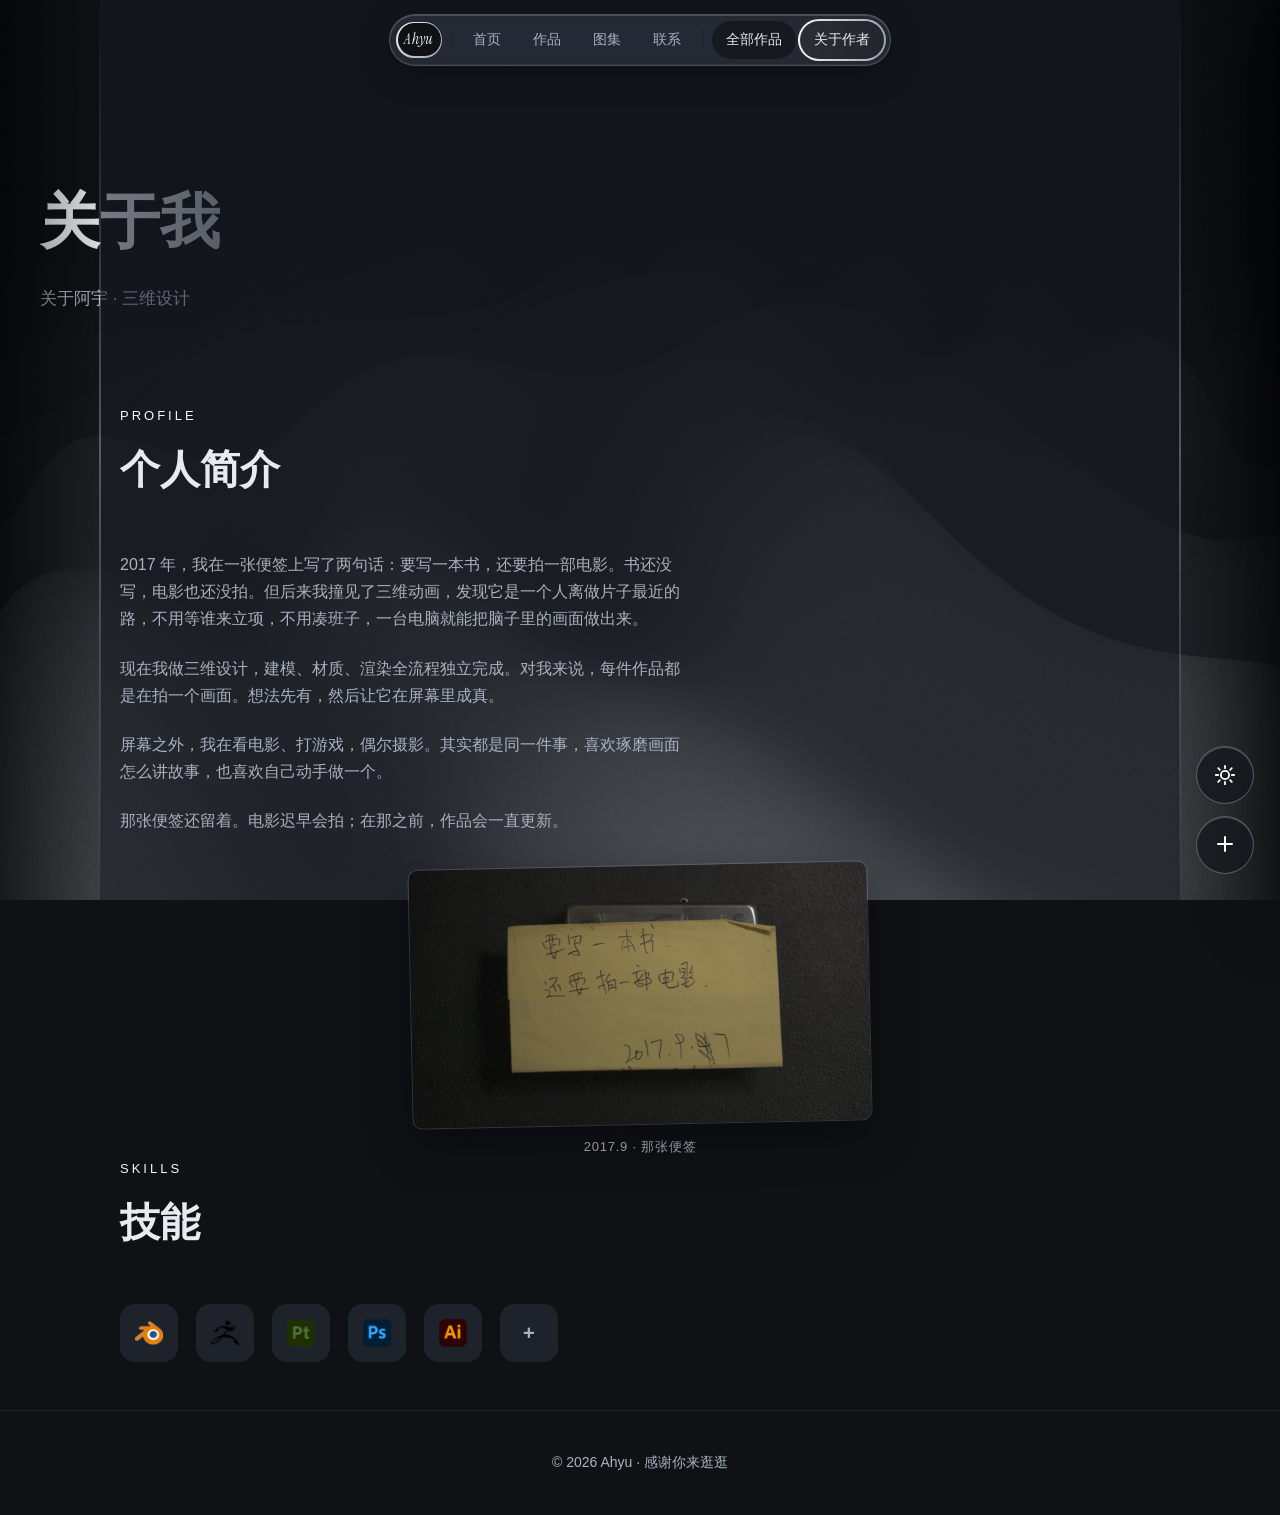
<file: about.html>
<!DOCTYPE html>
<html lang="zh-CN">
<head>
    <meta charset="UTF-8">
    <meta name="viewport" content="width=device-width, initial-scale=1.0">
    <link rel="stylesheet" href="css/style.css?v=72">
    <link rel="preconnect" href="https://fonts.googleapis.com">
    <link rel="preconnect" href="https://fonts.gstatic.com" crossorigin>
    <link href="https://fonts.googleapis.com/css2?family=Instrument+Serif:ital@0;1&display=swap" rel="stylesheet">
    <title>关于我 · Ahyu的作品集</title>
</head>
<body>
    <header>
        <div class="nav-pill">
            <a class="nav-logo" href="index.html">
                <span class="nav-logo-ring"></span>
                <span class="nav-logo-inner">Ahyu</span>
            </a>
            <span class="nav-divider"></span>
            <a class="nav-link" href="index.html#hero">首页</a>
            <a class="nav-link" href="index.html#works">作品</a>
            <a class="nav-link" href="index.html#gallery">图集</a>
            <a class="nav-link" href="index.html#contact">联系</a>
            <span class="nav-divider"></span>
            <a class="nav-sayhi" href="works.html">
                <span class="nav-sayhi-bg"></span>
                <span class="nav-sayhi-inner">全部作品</span>
            </a>
            <a class="nav-sayhi active" href="about.html">
                <span class="nav-sayhi-bg"></span>
                <span class="nav-sayhi-inner">关于作者</span>
            </a>
        </div>
    </header>

    <div class="page-hero">
        <h1>关于我</h1>
        <p>关于阿宇 · 三维设计</p>
    </div>

    <section class="reveal profile-sec">
        <div class="section-header">
            <div class="section-eyebrow">Profile</div>
            <h2>个人简介</h2>
        </div>
        <p class="section-sub">2017 年，我在一张便签上写了两句话：要写一本书，还要拍一部电影。书还没写，电影也还没拍。但后来我撞见了三维动画，发现它是一个人离做片子最近的路，不用等谁来立项，不用凑班子，一台电脑就能把脑子里的画面做出来。</p>
        <p class="section-sub">现在我做三维设计，建模、材质、渲染全流程独立完成。对我来说，每件作品都是在拍一个画面。想法先有，然后让它在屏幕里成真。</p>
        <p class="section-sub">屏幕之外，我在看电影、打游戏，偶尔摄影。其实都是同一件事，喜欢琢磨画面怎么讲故事，也喜欢自己动手做一个。</p>
        <p class="section-sub">那张便签还留着。电影迟早会拍；在那之前，作品会一直更新。</p>
        <figure class="about-note">
            <img src="images/about-note.jpg" alt="2017 年的便签：要写一本书，还要拍一部电影" loading="lazy" draggable="false">
            <figcaption>2017.9 · 那张便签</figcaption>
        </figure>
    </section>

    <section class="reveal skills-sec">
        <div class="section-header">
            <div class="section-eyebrow">Skills</div>
            <h2>技能</h2>
        </div>
        <div class="skills skills-icons">
            <div class="skill-tile" tabindex="0">
                <img src="images/icons/blender.png" alt="Blender" draggable="false">
                <span class="skill-tip">Blender</span>
            </div>
            <div class="skill-tile" tabindex="0">
                <img src="images/icons/zbrush-128px.png" alt="ZBrush" draggable="false">
                <span class="skill-tip">ZBrush</span>
            </div>
            <div class="skill-tile" tabindex="0">
                <img src="images/icons/substance.png" alt="Substance Painter" draggable="false">
                <span class="skill-tip">Substance Painter</span>
            </div>
            <div class="skill-tile" tabindex="0">
                <img src="images/icons/ps.png" alt="Photoshop" draggable="false">
                <span class="skill-tip">Photoshop</span>
            </div>
            <div class="skill-tile" tabindex="0">
                <img src="images/icons/ai.png" alt="Illustrator" draggable="false">
                <span class="skill-tip">Illustrator</span>
            </div>
            <div class="skill-tile" tabindex="0">
                <span class="skill-letter" style="color: var(--muted)">+</span>
                <span class="skill-tip">其他工具持续点亮中</span>
            </div>
        </div>
    </section>

    <footer>
        <p>© 2026 Ahyu · 感谢你来逛逛</p>
    </footer>

    <div id="lightbox">
        <div class="lightbox-ring">
            <div class="lightbox-inner" id="lightbox-media"></div>
        </div>
    </div>

    <script src="js/main.js?v=16"></script>
    <script type="importmap">
        {
            "imports": {
                "ogl": "./js/vendor/ogl/ogl.module.js?v=1"
            }
        }
    </script>
    <script type="module" src="js/gradientwaves.js?v=3"></script>
    <script src="js/fabmenu.js?v=10"></script>
</body>
</html>
</file>
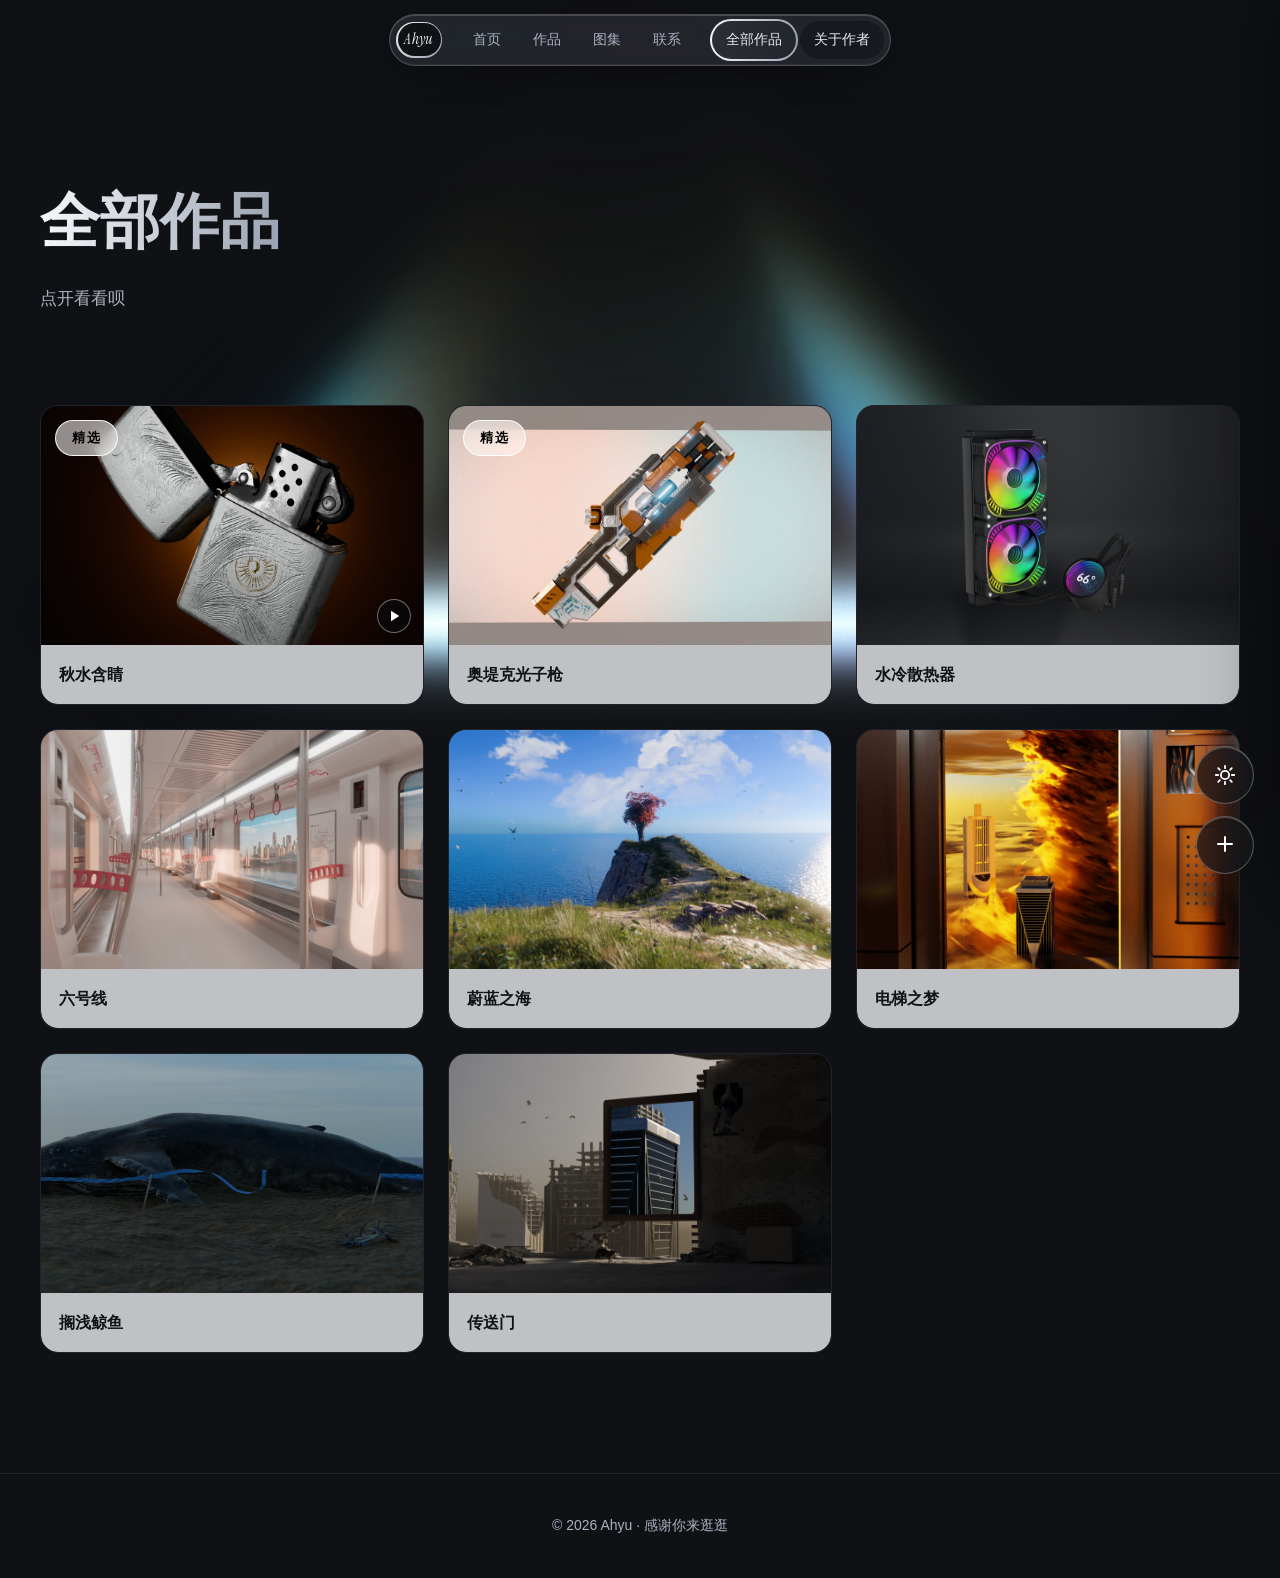
<file: works.html>
<!DOCTYPE html>
<html lang="zh-CN">
<head>
    <meta charset="UTF-8">
    <meta name="viewport" content="width=device-width, initial-scale=1.0">
    <link rel="stylesheet" href="css/style.css?v=72">
    <link rel="preconnect" href="https://fonts.googleapis.com">
    <link rel="preconnect" href="https://fonts.gstatic.com" crossorigin>
    <link href="https://fonts.googleapis.com/css2?family=Instrument+Serif:ital@0;1&display=swap" rel="stylesheet">
    <title>全部作品 · Ahyu的作品集</title>
</head>
<body class="no-bg-edge">
    <header>
        <div class="nav-pill">
            <a class="nav-logo" href="index.html">
                <span class="nav-logo-ring"></span>
                <span class="nav-logo-inner">Ahyu</span>
            </a>
            <span class="nav-divider"></span>
            <a class="nav-link" href="index.html#hero">首页</a>
            <a class="nav-link" href="index.html#works">作品</a>
            <a class="nav-link" href="index.html#gallery">图集</a>
            <a class="nav-link" href="index.html#contact">联系</a>
            <span class="nav-divider"></span>
            <a class="nav-sayhi active" href="works.html">
                <span class="nav-sayhi-bg"></span>
                <span class="nav-sayhi-inner">全部作品</span>
            </a>
            <a class="nav-sayhi" href="about.html">
                <span class="nav-sayhi-bg"></span>
                <span class="nav-sayhi-inner">关于作者</span>
            </a>
        </div>
    </header>

    <div class="page-hero">
        <h1>全部作品</h1>
        <p>点开看看呗</p>
    </div>

    <div id="works-grid-wrap" class="reveal">
        <div id="works-grid" class="works-grid"></div>
    </div>

    <div id="snapshot" class="snapshot" role="dialog" aria-modal="true">
        <button class="snapshot-close" type="button" aria-label="关闭">
            <svg viewBox="0 0 24 24" width="20" height="20" fill="none" stroke="currentColor" stroke-width="2" stroke-linecap="round"><path d="M18 6L6 18M6 6l12 12"/></svg>
        </button>
        <div class="snapshot-inner">
            <div id="snapshot-media" class="snapshot-media"></div>
            <div class="snapshot-info">
                <h2 id="snapshot-title"></h2>
                <p id="snapshot-desc"></p>
                <div id="snapshot-gallery" class="snapshot-gallery"></div>
            </div>
        </div>
    </div>

    <footer>
        <p>© 2026 Ahyu · 感谢你来逛逛</p>
    </footer>

    <div id="lightbox">
        <div class="lightbox-ring">
            <div class="lightbox-inner" id="lightbox-media"></div>
        </div>
    </div>

    <script src="js/main.js?v=16"></script>
    <script src="js/site-data.js?v=1"></script>
    <script src="js/snapshot.js?v=6"></script>
    <script src="js/works.js?v=24"></script>
    <script type="importmap">
        {
            "imports": {
                "ogl": "./js/vendor/ogl/ogl.module.js?v=1",
                "three": "./js/vendor/three/three.module.js?v=1",
                "three/addons/": "./js/vendor/three/addons/"
            }
        }
    </script>
    <script type="module" src="js/model-viewer.js?v=2"></script>
    <script type="module" src="js/prism.js?v=5"></script>
    <script src="js/fabmenu.js?v=10"></script>
</body>
</html>
</file>
<file: css/style.css>
* {
    margin: 0;
    padding: 0;
    box-sizing: border-box;
}

/* 全站文字禁止拖选（输入框除外） */
body {
    -webkit-user-select: none;
    user-select: none;
}

input,
textarea {
    -webkit-user-select: text;
    user-select: text;
}

:root {
    --bg: #0f1115;
    --bg-soft: #1d222b;
    --border: #1f232b;
    --text: #e8eaf0;
    --muted: #aab2c0;
    --accent: #f5f7fa;
    --accent-2: #9aa3b2;
    --bg-edge-shadow: rgba(0, 0, 0, 0.55);
    --bg-center-glow: rgba(22, 26, 34, 0.5);
    --bg-edge-line: rgba(255, 255, 255, 0.28);
    --pill-bg: rgba(255, 255, 255, 0.08);
    --pill-border: rgba(255, 255, 255, 0.18);
    --pill-inset: rgba(255, 255, 255, 0.18);
    --pill-inset-2: rgba(255, 255, 255, 0.05);
    --pill-hover: rgba(255, 255, 255, 0.06);
    --card-glass-bg: rgba(255, 255, 255, 0.05);
    --card-glass-border: rgba(255, 255, 255, 0.16);
    --card-glass-hover: rgba(255, 255, 255, 0.1);
    --card-glass-border-hover: rgba(255, 255, 255, 0.4);
    --card-hover-border: rgba(255, 255, 255, 0.55);
    --badge-bg: rgba(255, 255, 255, 0.14);
    --badge-border: rgba(255, 255, 255, 0.35);
    --badge-text: #ffffff;
    --badge-featured-text: #111111;
    --bnav-hover: #ffffff;
    --bnav-hover-bg: rgba(255, 255, 255, 0.07);
    --bnav-text: #eef1f6;
    --caption-bg: rgba(255, 255, 255, 0.72);
    --caption-text: #101216;
    --caption-badge-bg: rgba(16, 18, 22, 0.06);
    --caption-badge-border: rgba(16, 18, 22, 0.18);
    --caption-badge-text: #3d4654;
    --caption-badge-featured-bg: #101216;
    --caption-badge-featured-text: #ffffff;
}

html[data-theme="light"] {
    --bg: #f4f6f8;
    --bg-soft: #ffffff;
    --border: #e1e5ec;
    --text: #1a1f27;
    --muted: #66707f;
    --accent: #101216;
    --accent-2: #4a5568;
    --bg-edge-shadow: rgba(15, 17, 21, 0.1);
    --bg-center-glow: rgba(255, 255, 255, 0.6);
    --bg-edge-line: rgba(16, 18, 22, 0.22);
    --pill-bg: rgba(22, 25, 31, 0.92);
    --pill-border: rgba(22, 25, 31, 0.16);
    --pill-inset: rgba(255, 255, 255, 0.16);
    --pill-inset-2: rgba(0, 0, 0, 0.28);
    --pill-hover: rgba(255, 255, 255, 0.1);
    --card-glass-bg: rgba(16, 18, 22, 0.04);
    --card-glass-border: rgba(16, 18, 22, 0.14);
    --card-glass-hover: rgba(16, 18, 22, 0.08);
    --card-glass-border-hover: rgba(16, 18, 22, 0.35);
    --card-hover-border: rgba(16, 18, 22, 0.35);
    --badge-bg: rgba(16, 18, 22, 0.06);
    --badge-border: rgba(16, 18, 22, 0.18);
    --badge-text: #3d4654;
    --badge-featured-text: #ffffff;
    --bnav-hover: #101216;
    --bnav-hover-bg: rgba(16, 18, 22, 0.06);
    --bnav-text: #14181f;
    --caption-bg: rgba(16, 18, 22, 0.72);
    --caption-text: #e8eaf0;
    --caption-badge-bg: rgba(255, 255, 255, 0.14);
    --caption-badge-border: rgba(255, 255, 255, 0.35);
    --caption-badge-text: #ffffff;
    --caption-badge-featured-bg: #f5f7fa;
    --caption-badge-featured-text: #111111;
}

html {
    scroll-behavior: smooth;
}

body {
    font-family: "Microsoft YaHei", "PingFang SC", "Segoe UI", sans-serif;
    background: var(--bg);
    color: var(--text);
    line-height: 1.7;
    transition: background-color 0.3s ease, color 0.3s ease;
}

.light-rays-container {
    position: fixed;
    inset: 0;
    z-index: 0;
    pointer-events: none;
    overflow: hidden;
}

html[data-theme="light"] .light-rays-container {
    opacity: 0;
}

.prism-container {
    position: fixed;
    inset: 0;
    z-index: -1;
    pointer-events: none;
    overflow: hidden;
}

.gradient-waves-container {
    position: fixed;
    inset: 0;
    z-index: -1;
    pointer-events: none;
    overflow: hidden;
}

body.no-bg-edge::before {
    display: none;
}

body::before {
    content: "";
    position: fixed;
    inset: 0;
    z-index: 0;
    pointer-events: none;
    --edge: min(540px, 50vw);
    background:
        linear-gradient(180deg, transparent 0%, var(--bg-edge-line) 50%, transparent 100%) no-repeat calc(50% - var(--edge)) 0 / 2px 100%,
        linear-gradient(180deg, transparent 0%, var(--bg-edge-line) 50%, transparent 100%) no-repeat calc(50% + var(--edge)) 0 / 2px 100%,
        linear-gradient(90deg, var(--bg-edge-shadow) 0%, transparent calc(50% - var(--edge)), var(--bg-center-glow) calc(50% - var(--edge)), var(--bg-center-glow) 50%, var(--bg-center-glow) calc(50% + var(--edge)), transparent calc(50% + var(--edge)), var(--bg-edge-shadow) 100%);
}

@media (max-width: 1080px) {
body::before {
        display: none;
    }
}

#scene3d {
    position: fixed;
    inset: 0;
    z-index: 0;
    pointer-events: none;
}

#scene3d canvas {
    display: block;
}

#hero,
section,
footer {
    position: relative;
    z-index: 1;
}

header {
    position: fixed;
    top: 0;
    left: 0;
    right: 0;
    display: flex;
    justify-content: center;
    padding: 14px 20px 0;
    z-index: 100;
}

.nav-logo {
    width: auto;
    height: 36px;
    padding: 0 26px 0 20px;
    position: relative;
    flex-shrink: 0;
    cursor: pointer;
    transition: transform 0.2s;
}

.nav-logo:hover {
    transform: scale(1.1);
}

.nav-logo-ring {
    position: absolute;
    inset: 0;
    border-radius: 999px;
    background: linear-gradient(135deg, #f5f7fa, #9aa3b2);
    padding: 1.5px;
    transition: background 0.3s;
}

.nav-logo:hover .nav-logo-ring {
    background: linear-gradient(315deg, #f5f7fa, #9aa3b2);
}

.nav-logo-inner {
    position: absolute;
    inset: 1.5px;
    border-radius: 999px;
    background: #0f1115;
    display: flex;
    align-items: center;
    justify-content: center;
    font-family: "Instrument Serif", serif;
    font-style: italic;
    font-size: 15px;
    letter-spacing: 0.02em;
    color: #e8eaf0;
}

.nav-pill {
    display: inline-flex;
    align-items: center;
    border-radius: 9999px;
    backdrop-filter: blur(14px) saturate(180%) brightness(1.15);
    -webkit-backdrop-filter: blur(14px) saturate(180%) brightness(1.15);
    border: 1px solid var(--pill-border);
    background: var(--pill-bg);
    box-shadow:
        inset 0 1px 0 0 var(--pill-inset),
        inset 0 -1px 0 0 var(--pill-inset-2),
        0 8px 32px rgba(0, 0, 0, 0.3);
    padding: 6px;
    gap: 4px;
}

.nav-link {
    font-size: 14px;
    padding: 7px 14px;
    border-radius: 9999px;
    color: #aab2c0;
    text-decoration: none;
    transition: color 0.2s, background 0.2s;
    white-space: nowrap;
}

.nav-link:hover,
.nav-link.active {
    color: #e8eaf0;
    background: var(--pill-hover);
}

.nav-divider {
    width: 1px;
    height: 20px;
    background: #1f232b;
    margin: 0 4px;
}

.nav-sayhi {
    position: relative;
    border-radius: 9999px;
    text-decoration: none;
}

.nav-sayhi-bg {
    position: absolute;
    inset: -2px;
    border-radius: 9999px;
    background: linear-gradient(90deg, #f5f7fa, #9aa3b2);
    opacity: 0;
    transition: opacity 0.2s;
}

.nav-sayhi:hover .nav-sayhi-bg,
.nav-sayhi.active .nav-sayhi-bg {
    opacity: 1;
}

.nav-sayhi-inner {
    position: relative;
    display: block;
    padding: 7px 14px;
    background: rgba(22, 25, 31, 0.9);
    border-radius: 9999px;
    color: #e8eaf0;
    font-size: 14px;
}

section {
    max-width: 1080px;
    margin: 0 auto;
    padding: 0 20px;
}

#hero {
    max-width: none;
    padding: 0;
    min-height: 100vh;
    display: flex;
    align-items: center;
    justify-content: center;
    position: relative;
    overflow: hidden;
}

.hero-bg {
    position: absolute;
    inset: 0;
    width: 100%;
    height: 100%;
    object-fit: cover;
    opacity: 0.3;
}

.hero-inner {
    position: relative;
    text-align: center;
    padding: 0 20px;
}

.hero-inner h1 {
    font-size: 64px;
    background: linear-gradient(90deg, var(--accent), var(--accent-2));
    -webkit-background-clip: text;
    background-clip: text;
    color: transparent;
    animation: hero-text-in 1.6s cubic-bezier(0.22, 0.61, 0.36, 1) 0.15s backwards;
}

.hero-role {
    margin-top: 18px;
    font-size: 22px;
    color: var(--text);
    letter-spacing: 2px;
    animation: hero-text-in 1.3s cubic-bezier(0.22, 0.61, 0.36, 1) 1s backwards;
}

.hero-desc {
    margin-top: 14px;
    font-size: 16px;
    color: var(--muted);
    max-width: 560px;
    margin-left: auto;
    margin-right: auto;
    animation: hero-text-in 1.3s cubic-bezier(0.22, 0.61, 0.36, 1) 1.55s backwards;
}

@keyframes hero-text-in {
    from {
        opacity: 0;
        transform: translateY(26px);
        filter: blur(10px);
    }
    to {
        opacity: 1;
        transform: translateY(0);
        filter: blur(0);
    }
}

@media (hover: hover) {
    .hero-inner h1,
    .hero-inner .hero-role,
    .hero-inner .hero-desc {
        transition: transform 0.35s ease;
        will-change: transform;
    }

    .hero-inner:hover h1 {
        transform: translate(-130px, -230px);
    }

    .hero-inner:hover .hero-role,
    .hero-inner:hover .hero-desc {
        transform: translate(150px, 170px);
    }
}

/* ===== 手机端 hero：文字聚拢居中（3D 场景手机端不加载） ===== */
.model-next-btn {
    display: none;
}

@media (max-width: 768px) {
    .hero-inner {
        padding: 0 24px;
    }

    .hero-inner h1 {
        font-size: 34px;
    }

    .hero-inner .hero-role {
        font-size: 17px;
    }

    .model-next-btn {
        display: inline-flex;
        align-items: center;
        justify-content: center;
        position: absolute;
        top: 68vh;
        left: 50%;
        transform: translateX(-50%);
        padding: 10px 36px;
        border-radius: 999px;
        background: var(--pill-bg);
        border: 1px solid var(--pill-border);
        color: #ffffff;
        font-family: inherit;
        font-size: 14px;
        letter-spacing: 3px;
        text-transform: uppercase;
        backdrop-filter: blur(10px);
        -webkit-backdrop-filter: blur(10px);
        transition: transform 0.15s ease;
    }

    .model-next-btn:active {
        transform: translateX(-50%) scale(0.95);
    }
}

/* ===== hero 底部「向下滑动」箭头（电脑 + 手机共用） ===== */
.scroll-hint {
    position: absolute;
    bottom: 16px;
    left: 50%;
    transform: translateX(-50%);
    display: flex;
    align-items: center;
    gap: 12px;
    text-decoration: none;
    z-index: 2;
    pointer-events: auto;
    transition: opacity 0.45s ease, visibility 0.45s ease;
}

.scroll-hint.hide {
    opacity: 0;
    visibility: hidden;
    pointer-events: none;
}

.scroll-hint svg {
    display: block;
    color: var(--muted);
    filter: drop-shadow(0 0 6px rgba(150, 195, 255, 0.35));
    animation: scroll-hint-bounce 1.8s ease-in-out infinite;
}

.scroll-hint span {
    font-size: 12px;
    letter-spacing: 4px;
    color: var(--muted);
}

@keyframes scroll-hint-bounce {
    0%,
    100% {
        transform: translateY(0);
    }
    50% {
        transform: translateY(8px);
    }
}

@keyframes fade-up {
    from {
        opacity: 0;
        transform: translateY(30px);
    }
    to {
        opacity: 1;
        transform: translateY(0);
    }
}

#works {
    padding-top: 120px;
    padding-bottom: 40px;
}

.section-header {
    margin-bottom: 48px;
}

.section-eyebrow {
    font-size: 13px;
    letter-spacing: 3px;
    text-transform: uppercase;
    color: var(--accent);
    margin-bottom: 8px;
}

.section-header h2 {
    font-size: 40px;
    color: var(--text);
}

.section-sub {
    margin-top: 10px;
    color: var(--muted);
    max-width: 560px;
}

.about-link {
    color: var(--text);
    text-decoration: underline;
    text-underline-offset: 3px;
    text-decoration-color: var(--muted);
    transition: text-decoration-color 0.2s ease;
}

.about-link:hover {
    text-decoration-color: var(--text);
}

.profile-sec .section-sub {
    margin-top: 22px;
}

.profile-sec .section-sub:first-of-type {
    margin-top: 10px;
}

.about-note {
    margin: 30px auto 0;
    max-width: 460px;
    text-align: center;
}

.about-note img {
    display: block;
    width: 100%;
    border-radius: 10px;
    border: 1px solid rgba(150, 158, 172, 0.25);
    box-shadow: 0 16px 44px rgba(0, 0, 0, 0.38);
    transform: rotate(-1.2deg);
    transition: transform 0.3s ease;
}

.about-note img:hover {
    transform: rotate(0deg) scale(1.015);
}

.about-note figcaption {
    margin-top: 12px;
    font-size: 13px;
    color: var(--muted);
    letter-spacing: 0.06em;
}

.works-grid {
    display: grid;
    grid-template-columns: repeat(auto-fit, minmax(300px, 1fr));
    gap: 24px;
}

.work-card {
    background: var(--bg-soft);
    border: 1px solid var(--border);
    border-radius: 16px;
    overflow: hidden;
    transition: transform 0.3s, border-color 0.3s;
}

.work-card:hover {
    transform: translateY(-4px);
    border-color: var(--accent);
}

.work-media {
    aspect-ratio: 16 / 10;
    overflow: hidden;
    position: relative;
}

#featured-grid .work-card {
    cursor: pointer;
}

.vp-controls {
    position: absolute;
    inset: 0;
    pointer-events: none;
}

.vp-controls.show {
    pointer-events: auto;
}

.vp-center-btn {
    position: absolute;
    top: 50%;
    left: 50%;
    transform: translate(-50%, -50%);
    width: 64px;
    height: 64px;
    border-radius: 50%;
    border: 1px solid rgba(255, 255, 255, 0.25);
    background: rgba(0, 0, 0, 0.5);
    color: #ffffff;
    cursor: pointer;
    display: flex;
    align-items: center;
    justify-content: center;
    opacity: 0;
    transition: opacity 0.25s;
}

.vp-controls.show .vp-center-btn {
    opacity: 1;
}

.vp-center-btn svg,
.vp-play-toggle svg {
    display: block;
}

.vp-bottom {
    position: absolute;
    left: 0;
    right: 0;
    bottom: 0;
    padding: 24px 14px 10px;
    display: flex;
    align-items: center;
    gap: 12px;
    background: linear-gradient(transparent, rgba(0, 0, 0, 0.7));
    opacity: 0;
    transition: opacity 0.25s;
}

.vp-controls.show .vp-bottom {
    opacity: 1;
}

.vp-play-toggle {
    background: none;
    border: none;
    color: #ffffff;
    cursor: pointer;
    display: flex;
    flex: none;
}

.vp-volume {
    position: relative;
    display: flex;
    flex: none;
}

.vp-volume-btn {
    background: none;
    border: none;
    color: #ffffff;
    cursor: pointer;
    display: flex;
    flex: none;
    padding: 0;
}

.vp-volume-panel {
    position: absolute;
    bottom: calc(100% + 10px);
    left: 50%;
    transform: translateX(-50%) translateY(6px);
    background: rgba(22, 25, 31, 0.92);
    border: 1px solid rgba(255, 255, 255, 0.12);
    border-radius: 12px;
    padding: 12px 8px;
    opacity: 0;
    pointer-events: none;
    transition: opacity 0.2s, transform 0.2s;
}

.vp-volume-panel.open {
    opacity: 1;
    pointer-events: auto;
    transform: translateX(-50%) translateY(0);
}

.vp-vol-slider {
    position: relative;
    width: 4px;
    height: 84px;
    background: rgba(255, 255, 255, 0.25);
    border-radius: 9999px;
    cursor: pointer;
    touch-action: none;
}

.vp-vol-fill {
    position: absolute;
    bottom: 0;
    left: 0;
    right: 0;
    height: 100%;
    background: var(--accent);
    border-radius: 9999px;
    pointer-events: none;
}

.vp-vol-handle {
    position: absolute;
    left: 50%;
    bottom: 100%;
    width: 12px;
    height: 12px;
    border-radius: 50%;
    background: #ffffff;
    transform: translate(-50%, 50%);
    pointer-events: none;
}

.vp-progress {
    flex: 1;
    height: 4px;
    background: rgba(255, 255, 255, 0.25);
    border-radius: 9999px;
    cursor: pointer;
    position: relative;
}

.vp-progress-fill {
    position: absolute;
    left: 0;
    top: 0;
    bottom: 0;
    width: 0%;
    background: var(--accent);
    border-radius: 9999px;
}

.vp-time {
    color: #dde4ee;
    font-size: 12px;
    white-space: nowrap;
    flex: none;
}

.vp-zoom,
.vp-zoom-out,
.vp-fullscreen {
    background: none;
    border: none;
    color: #ffffff;
    padding: 2px;
    display: flex;
    flex: none;
    cursor: pointer;
}

.work-media video {
    width: 100%;
    height: 100%;
    object-fit: cover;
    display: block;
}

.work-media:fullscreen {
    width: 100vw;
    height: 100vh;
    aspect-ratio: auto;
    display: flex;
    align-items: center;
    justify-content: center;
    background: #000000;
}

.work-media:fullscreen video {
    object-fit: contain;
    width: 100%;
    height: 100%;
}

.work-media img {
    width: 100%;
    height: 100%;
    object-fit: cover;
    display: block;
}

.work-info {
    padding: 20px;
}

.work-info h3 {
    font-size: 18px;
    margin-bottom: 8px;
}

.work-info p {
    color: var(--muted);
    font-size: 14px;
}

#gallery {
    padding-top: 120px;
    padding-bottom: 40px;
}

.gallery-cols {
    columns: 3;
    column-gap: 16px;
}

.gallery-item {
    break-inside: avoid;
    margin-bottom: 16px;
    cursor: zoom-in;
    perspective: 800px;
}

.gallery-item.active {
    position: relative;
    z-index: 10;
}

.gallery-item.active img {
    box-shadow:
        0 0 0 2px rgba(255, 255, 255, 0.9),
        0 0 26px rgba(255, 255, 255, 0.28);
}

.gallery-item img {
    width: 100%;
    display: block;
    border-radius: 12px;
    will-change: transform;
}

#contact {
    padding-top: 120px;
    padding-bottom: 120px;
}

.contact-card {
    background: var(--bg-soft);
    border: 1px solid var(--border);
    border-radius: 16px;
    padding: 40px;
    text-align: center;
}

.contact-item {
    display: block;
    color: var(--muted);
    font-size: 17px;
    padding: 10px 0;
    text-decoration: none;
    transition: color 0.2s;
}

.contact-item:hover {
    color: var(--accent);
}

footer {
    text-align: center;
    padding: 40px 20px;
    color: var(--muted);
    border-top: 1px solid var(--border);
    font-size: 14px;
}

.reveal {
    opacity: 0;
    transform: translateY(30px);
    transition: opacity 0.7s ease, transform 0.7s ease;
}

.reveal.visible {
    opacity: 1;
    transform: translateY(0);
}

#lightbox {
    position: fixed;
    inset: 0;
    background: rgba(15, 17, 21, 0.55);
    backdrop-filter: blur(24px);
    -webkit-backdrop-filter: blur(24px);
    display: none;
    align-items: center;
    justify-content: center;
    z-index: 1600;
    cursor: zoom-out;
    padding: 20px;
    touch-action: none;
}

#lightbox.open {
    display: flex;
}

.lightbox-ring {
    background: linear-gradient(135deg, var(--accent), var(--accent-2));
    padding: 3px;
    border-radius: 16px;
    box-shadow: 0 0 60px rgba(79, 195, 247, 0.35);
    display: inline-flex;
    max-width: 96vw;
    max-height: 92vh;
    cursor: grab;
    will-change: transform;
}

.lightbox-ring.dragging {
    cursor: grabbing;
}

.lightbox-inner {
    background: #0b0e13;
    border-radius: 13px;
    overflow: hidden;
    display: inline-flex;
    align-items: center;
    justify-content: center;
    max-width: 94vw;
    max-height: 90vh;
}

.lightbox-inner img {
    display: block;
    width: auto;
    height: auto;
    max-width: 88vw;
    max-height: 84vh;
    border-radius: 13px;
    user-select: none;
    -webkit-user-select: none;
}

.lightbox-hint {
    position: fixed;
    left: 50%;
    bottom: 18px;
    transform: translateX(-50%);
    color: rgba(255, 255, 255, 0.45);
    font-size: 13px;
    letter-spacing: 2px;
    pointer-events: none;
    z-index: 201;
}

.page-hero {
    max-width: none;
    min-height: 45vh;
    display: flex;
    flex-direction: column;
    justify-content: center;
    align-items: flex-start;
    padding: 140px 40px 60px;
}

.page-hero h1 {
    font-size: 60px;
    background: linear-gradient(90deg, var(--accent), var(--accent-2));
    -webkit-background-clip: text;
    background-clip: text;
    color: transparent;
}

.works-tagbar {
    margin-top: 28px;
    display: flex;
    flex-wrap: wrap;
    gap: 10px;
}

.tag-chip {
    border: 1px solid var(--border);
    background: var(--bg-soft);
    color: var(--muted);
    font-size: 14px;
    letter-spacing: 0.04em;
    padding: 8px 20px;
    border-radius: 999px;
    cursor: pointer;
    transition: color 0.2s, background 0.2s, border-color 0.2s, transform 0.15s;
}

.tag-chip:hover {
    color: var(--text);
    border-color: var(--accent);
}

.tag-chip:active {
    transform: scale(0.95);
}

.tag-chip.active {
    background: var(--accent);
    border-color: var(--accent);
    color: #111111;
}

html[data-theme="light"] .tag-chip.active {
    color: #ffffff;
}

.tagbar-hint {
    margin-left: auto;
    align-self: center;
    font-size: 12px;
    color: var(--muted);
    letter-spacing: 0.06em;
    white-space: nowrap;
    padding: 6px 14px;
    border: 1px solid transparent;
    border-radius: 999px;
    transition: border-color 0.35s ease;
}

@media (hover: hover) {
    .tagbar-hint:hover {
        border-color: var(--accent);
    }
}

.page-hero p {
    margin-top: 12px;
    color: var(--muted);
    font-size: 17px;
}

.skills {
    display: flex;
    flex-wrap: wrap;
    gap: 10px;
    margin-top: 24px;
}

.skill-chip {
    background: var(--bg-soft);
    border: 1px solid var(--border);
    color: var(--muted);
    padding: 8px 16px;
    border-radius: 999px;
    font-size: 14px;
}

.skills-icons {
    gap: 18px;
    margin-top: 28px;
}

.skills-sec {
    padding-bottom: 48px;
}

.skill-tile {
    position: relative;
    width: 58px;
    height: 58px;
    border-radius: 14px;
    background: var(--bg-soft);
    border: 1px solid var(--border);
    display: flex;
    align-items: center;
    justify-content: center;
    cursor: default;
    transition: transform 0.25s ease, border-color 0.25s ease, background 0.25s ease;
}

.skill-tile:hover {
    transform: translateY(-4px);
    border-color: var(--text);
    background: var(--bg-hover, var(--bg-soft));
}

.skill-tile img {
    width: 30px;
    height: 30px;
    pointer-events: none;
}

.skill-letter {
    font-size: 20px;
    font-weight: 700;
    letter-spacing: 0.02em;
}

.skill-letter.zbrush {
    color: #ff6a3d;
}

.skill-letter.substance {
    color: #4be1a0;
}

.skill-tip {
    position: absolute;
    bottom: calc(100% + 10px);
    left: 50%;
    transform: translate(-50%, 6px);
    padding: 6px 12px;
    border-radius: 8px;
    background: #14181f;
    color: #eef1f6;
    font-size: 13px;
    white-space: nowrap;
    opacity: 0;
    pointer-events: none;
    transition: opacity 0.2s ease, transform 0.2s ease;
    box-shadow: 0 6px 20px rgba(0, 0, 0, 0.35);
    z-index: 5;
}

.skill-tip::after {
    content: "";
    position: absolute;
    top: 100%;
    left: 50%;
    margin-left: -5px;
    border: 5px solid transparent;
    border-top-color: #14181f;
}

.skill-tile:hover .skill-tip,
.skill-tile:focus-within .skill-tip {
    opacity: 1;
    transform: translate(-50%, 0);
}

html[data-theme="light"] .skill-tile:hover {
    border-color: #14181f;
}

html[data-theme="light"] .skill-tip {
    background: #14181f;
    color: #eef1f6;
}

html[data-theme="light"] .skill-tip::after {
    border-top-color: #14181f;
}

.timeline {
    margin-top: 32px;
}

.timeline-item {
    border-left: 2px solid var(--border);
    padding: 0 0 32px 24px;
    position: relative;
}

.timeline-item::before {
    content: "";
    position: absolute;
    left: -6px;
    top: 6px;
    width: 10px;
    height: 10px;
    border-radius: 50%;
    background: var(--accent);
}

.timeline-item h3 {
    font-size: 17px;
}

.timeline-item .time {
    color: var(--muted);
    font-size: 13px;
    margin-bottom: 6px;
}

.timeline-item p {
    color: var(--muted);
    font-size: 14px;
}

@media (max-width: 768px) {
    .hero-inner h1 {
        font-size: 40px;
    }

    .gallery-cols {
        columns: 2;
    }
}

@media (max-width: 640px) {
    .nav-logo {
        height: 30px;
        padding: 0 22px 0 16px;
    }

    header {
        padding: 12px 12px 0;
    }

    .nav-link {
        padding: 7px 9px;
        font-size: 13px;
    }

    .nav-divider {
        display: none;
    }

    .nav-sayhi-inner {
        padding: 6px 9px;
        font-size: 13px;
    }

    .vp-time {
        display: none;
    }

    .hero-inner h1 {
        font-size: 32px;
    }

    .hero-role {
        font-size: 17px;
    }

    .hero-desc {
        font-size: 15px;
    }

    .section-header h2 {
        font-size: 30px;
    }

    .works-grid {
        grid-template-columns: 1fr;
    }

    .gallery-cols {
        columns: 1;
    }

    .page-hero h1 {
        font-size: 34px;
    }
}

.works-more {
    margin-top: 48px;
    text-align: center;
}

.more-btn {
    position: relative;
    display: inline-flex;
    align-items: center;
    justify-content: center;
    border-radius: 18px;
    text-decoration: none;
    transition: transform 0.15s ease;
}

.more-btn:active {
    transform: scale(0.97);
}

.more-btn-fx {
    position: absolute;
    inset: -20px;
    pointer-events: none;
    z-index: 1;
}

.more-btn-fx canvas {
    display: block;
    width: 100%;
    height: 100%;
}

.more-btn-inner {
    position: relative;
    z-index: 2;
    display: flex;
    align-items: center;
    justify-content: center;
    padding: 18px 54px;
    background: var(--card-glass-bg);
    -webkit-backdrop-filter: blur(14px) saturate(140%);
    backdrop-filter: blur(14px) saturate(140%);
    border: 1px solid var(--card-glass-border);
    border-radius: 18px;
    color: var(--text);
    font-size: 18px;
    transition: background 0.25s ease, -webkit-backdrop-filter 0.25s ease, backdrop-filter 0.25s ease, border-color 0.25s ease, box-shadow 0.25s ease, color 0.25s ease;
}

.more-btn:hover .more-btn-inner {
    background: var(--card-glass-hover);
    -webkit-backdrop-filter: blur(24px) saturate(180%);
    backdrop-filter: blur(24px) saturate(180%);
    border-color: var(--card-glass-border-hover);
    color: var(--text);
    box-shadow: 0 10px 34px rgba(0, 0, 0, 0.38);
}

.detail-section {
    margin-top: 72px;
}

.detail-card {
    background: var(--bg-soft);
    border: 1px solid var(--border);
    border-radius: 16px;
    padding: 20px;
}

.detail-card video,
.detail-card img {
    width: 100%;
    border-radius: 12px;
    display: block;
    background: #000;
}

.detail-card video {
    aspect-ratio: 16 / 9;
    object-fit: contain;
}

.detail-card img {
    max-height: 560px;
    object-fit: cover;
    cursor: zoom-in;
}

.detail-desc {
    color: var(--muted);
    font-size: 15px;
    line-height: 1.8;
    margin-top: 16px;
    max-width: 760px;
}

.detail-tags {
    display: flex;
    flex-wrap: wrap;
    gap: 8px;
    margin-top: 16px;
}

.click-burst {
    position: fixed;
    z-index: 9999;
    pointer-events: none;
}

.click-burst span {
    position: absolute;
    left: -1px;
    top: -18px;
    width: 2px;
    height: 18px;
    border-radius: 2px;
    transform-origin: 50% 100%;
    transform: rotate(var(--r)) translateY(-6px) scaleY(0.6);
    opacity: 0.95;
    animation: spark-fly 0.4s ease-out forwards;
}

@keyframes spark-fly {
    to {
        opacity: 0;
        transform: rotate(var(--r)) translateY(-20px) scaleY(1.15);
    }
}

/* ===== 全部作品页：底部导航 + 网格 + 快照 ===== */
.bottom-nav {
    position: fixed;
    left: 50%;
    bottom: 30px;
    transform: translateX(-50%);
    z-index: 900;
    display: flex;
    align-items: center;
    gap: 6px;
    padding: 8px;
    border-radius: 9999px;
    backdrop-filter: blur(18px) saturate(180%) brightness(1.2);
    -webkit-backdrop-filter: blur(18px) saturate(180%) brightness(1.2);
    background: linear-gradient(180deg, rgba(255, 255, 255, 0.12), rgba(255, 255, 255, 0.05));
    border: 1px solid rgba(255, 255, 255, 0.22);
    box-shadow:
        inset 0 1px 0 0 rgba(255, 255, 255, 0.25),
        inset 0 -1px 0 0 rgba(0, 0, 0, 0.25),
        0 16px 48px rgba(0, 0, 0, 0.5);
}

.bnav-btn {
    position: relative;
    border: none;
    background: transparent;
    color: var(--bnav-text);
    font-size: 15px;
    letter-spacing: 0.04em;
    padding: 11px 30px;
    border-radius: 9999px;
    cursor: pointer;
    transition: color 0.25s, background 0.25s, transform 0.15s, box-shadow 0.25s;
    will-change: transform;
}

.bnav-btn:hover {
    color: var(--bnav-hover);
    background: var(--bnav-hover-bg);
}

.bnav-btn:active {
    transform: scale(0.94);
}

.bnav-btn.active {
    background: linear-gradient(180deg, #fbffff 0%, #e8edf4 40%, #c9d1dc 78%, #aeb9c7 100%);
    color: #101216;
    font-weight: 700;
    transform: translateY(-1px);
    box-shadow:
        inset 0 1px 0 0 rgba(255, 255, 255, 0.95),
        inset 0 -2px 4px 0 rgba(120, 132, 148, 0.45),
        0 8px 22px rgba(0, 0, 0, 0.45),
        0 0 0 1px rgba(255, 255, 255, 0.35);
}

.bnav-btn.active::after {
    content: "";
    position: absolute;
    top: -4px;
    left: 14px;
    right: 14px;
    height: 2px;
    border-radius: 2px;
    background: linear-gradient(90deg, transparent, #ffffff, transparent);
    opacity: 0.85;
    pointer-events: none;
}

.bnav-btn.active {
    animation: bnav-pop 0.35s cubic-bezier(0.34, 1.56, 0.64, 1);
}

@keyframes bnav-pop {
    0% {
        transform: scale(0.9) translateY(2px);
    }
    100% {
        transform: scale(1) translateY(-1px);
    }
}

.works-grid {
    display: grid;
    grid-template-columns: repeat(3, 1fr);
    gap: 24px;
}

#works-grid-wrap {
    padding: 0 40px 120px;
}

.work-card {
    margin: 0;
    border-radius: 18px;
    overflow: hidden;
    background: var(--bg-soft);
    border: 1px solid var(--border);
    cursor: pointer;
    transform: translateZ(0);
    transition: border-color 0.3s, box-shadow 0.3s;
}

.work-card:hover {
    border-color: var(--card-hover-border);
    box-shadow: 0 14px 44px rgba(0, 0, 0, 0.45), 0 0 0 1px rgba(255, 255, 255, 0.12);
    z-index: 4;
}

.work-card img {
    display: block;
    width: 100%;
    height: 100%;
    object-fit: cover;
}

.work-thumb {
    position: relative;
    aspect-ratio: 16 / 10;
    overflow: hidden;
    transform-style: preserve-3d;
    background: #000;
}

.work-thumb img {
    transition: transform 0.5s ease;
}

.work-card:hover .work-thumb img {
    transform: scale(1.06);
}

.work-badge {
    flex-shrink: 0;
    background: var(--badge-bg);
    -webkit-backdrop-filter: blur(8px);
    backdrop-filter: blur(8px);
    border: 1px solid var(--badge-border);
    color: var(--badge-text);
    font-size: 11px;
    letter-spacing: 0.08em;
    padding: 4px 10px;
    border-radius: 999px;
}

.work-thumb .work-badge.featured {
    position: absolute;
    top: 14px;
    left: 14px;
    z-index: 3;
    font-size: 13px;
    letter-spacing: 0.12em;
    padding: 6px 16px;
    background: rgba(255, 255, 255, 0.55);
    border: 1px solid rgba(255, 255, 255, 0.9);
    color: #000000;
    -webkit-backdrop-filter: blur(10px) saturate(160%);
    backdrop-filter: blur(10px) saturate(160%);
}

.work-badge.featured {
    background: var(--accent);
    border-color: var(--accent);
    color: var(--badge-featured-text);
    font-weight: 700;
}

.work-chip {
    flex-shrink: 0;
    font-size: 12px;
    color: var(--muted);
    border: 1px solid var(--border);
    border-radius: 999px;
    padding: 4px 12px;
}

.work-play-icon {
    position: absolute;
    right: 12px;
    bottom: 12px;
    width: 34px;
    height: 34px;
    border-radius: 50%;
    background: rgba(10, 12, 16, 0.55);
    -webkit-backdrop-filter: blur(8px);
    backdrop-filter: blur(8px);
    border: 1px solid rgba(255, 255, 255, 0.4);
    color: #fff;
    display: flex;
    align-items: center;
    justify-content: center;
}

.work-caption {
    display: flex;
    align-items: center;
    justify-content: space-between;
    gap: 12px;
    padding: 16px 18px;
    background: var(--caption-bg);
    -webkit-backdrop-filter: blur(14px) saturate(150%);
    backdrop-filter: blur(14px) saturate(150%);
}

.work-caption h3 {
    font-size: 16px;
    font-weight: 600;
    color: var(--caption-text);
    flex: 1;
    min-width: 0;
    white-space: nowrap;
    overflow: hidden;
    -webkit-mask-image: linear-gradient(90deg, #000 75%, transparent);
    mask-image: linear-gradient(90deg, #000 75%, transparent);
}

.work-caption .work-badge {
    background: var(--caption-badge-bg);
    -webkit-backdrop-filter: blur(8px);
    backdrop-filter: blur(8px);
    border: 1px solid var(--caption-badge-border);
    color: var(--caption-badge-text);
}

.work-caption .work-badge.featured {
    background: var(--caption-badge-featured-bg);
    border-color: var(--caption-badge-featured-bg);
    color: var(--caption-badge-featured-text);
}

.work-badges {
    display: flex;
    align-items: center;
    gap: 6px;
    flex-shrink: 0;
}

.snapshot {
    position: fixed;
    inset: 0;
    z-index: 1500;
    background: rgba(8, 10, 14, 0.88);
    -webkit-backdrop-filter: blur(18px) saturate(120%);
    backdrop-filter: blur(18px) saturate(120%);
    display: flex;
    align-items: center;
    justify-content: center;
    padding: 40px 24px;
    opacity: 0;
    pointer-events: none;
    transition: opacity 0.3s;
}

.snapshot.open {
    opacity: 1;
    pointer-events: auto;
}

.snapshot-inner {
    width: 100%;
    max-width: 880px;
    max-height: 92vh;
    overflow-y: auto;
    scrollbar-width: none;
    -ms-overflow-style: none;
    transform: translateY(14px) scale(0.985);
    transition: transform 0.35s cubic-bezier(0.22, 1, 0.36, 1);
}

.snapshot-inner::-webkit-scrollbar {
    display: none;
}

.snapshot.open .snapshot-inner {
    transform: translateY(0) scale(1);
}

.snapshot-media {
    background: #000;
    border: 1px solid rgba(255, 255, 255, 0.14);
    border-radius: 16px;
    overflow: hidden;
    box-shadow: 0 10px 40px rgba(0, 0, 0, 0.45);
}

.snapshot-media img {
    display: block;
    width: 100%;
    max-height: 62vh;
    object-fit: contain;
}

.snapshot-media video {
    display: block;
    width: 100%;
    max-height: 62vh;
    aspect-ratio: 16 / 9;
    background: #000;
}

.snapshot-info {
    text-align: center;
    padding: 28px 12px 8px;
}

.snapshot-info h2 {
    font-size: 26px;
    font-weight: 600;
    color: #eef1f6;
    white-space: nowrap;
    overflow: hidden;
    -webkit-mask-image: linear-gradient(90deg, #000 78%, transparent);
    mask-image: linear-gradient(90deg, #000 78%, transparent);
}

.snapshot-meta {
    margin-top: 12px;
}

.snapshot-info p {
    color: #aab2c0;
    font-size: 17px;
    line-height: 1.85;
    max-width: 640px;
    margin: 14px auto 0;
    white-space: pre-line;
}

.snapshot-meta .work-chip {
    color: #aab2c0;
}

.snapshot-info .detail-tags {
    justify-content: center;
}

.snapshot-info p .desc-lead {
    display: block;
    font-weight: 600;
    color: #eef1f6;
    margin-bottom: 2px;
}

.snapshot-info p .desc-sw {
    color: #d9b96c;
}

.snapshot-info .work-badge {
    background: rgba(255, 255, 255, 0.14);
    border-color: rgba(255, 255, 255, 0.35);
    color: #ffffff;
}

.snapshot-gallery {
    display: grid;
    grid-template-columns: repeat(2, 1fr);
    gap: 14px;
    margin-top: 26px;
}

.snapshot-gallery img {
    width: 100%;
    height: 100%;
    object-fit: cover;
    border-radius: 12px;
    border: 1px solid rgba(255, 255, 255, 0.12);
    display: block;
    aspect-ratio: 4 / 3;
}

.snapshot-close {
    position: absolute;
    top: 22px;
    right: 22px;
    z-index: 1000;
    -webkit-tap-highlight-color: transparent;
    outline: none;
    width: 44px;
    height: 44px;
    border-radius: 50%;
    border: 1px solid rgba(255, 255, 255, 0.35);
    background: rgba(255, 255, 255, 0.08);
    color: #fff;
    cursor: pointer;
    display: flex;
    align-items: center;
    justify-content: center;
    transition: background 0.25s, transform 0.2s;
}

.snapshot-close:hover {
    background: rgba(255, 255, 255, 0.2);
    transform: rotate(90deg);
}

body.snapshot-lock {
    overflow: hidden;
}

@media (max-width: 900px) {
    .works-grid {
        grid-template-columns: repeat(2, 1fr);
    }
}

@media (max-width: 600px) {
    .works-grid {
        grid-template-columns: 1fr;
    }

    .snapshot {
        padding: 20px 14px;
    }

    .snapshot-media img,
    .snapshot-media video {
        max-height: 45vh;
    }
}

/* ===== 快照媒体：自定义播放器 + 图片全屏按钮 ===== */
.snapshot-media .work-media video {
    object-fit: contain;
}

.snapshot-imgwrap {
    position: relative;
    background: #000;
}

.snapshot-imgwrap img {
    display: block;
    width: 100%;
    max-height: 62vh;
    object-fit: contain;
}

.snapshot-fs {
    position: absolute;
    right: 14px;
    bottom: 14px;
    z-index: 7;
    width: 42px;
    height: 42px;
    border-radius: 10px;
    background: rgba(10, 12, 16, 0.5);
    -webkit-backdrop-filter: blur(8px);
    backdrop-filter: blur(8px);
    border: 1px solid rgba(255, 255, 255, 0.3);
    color: #fff;
    display: flex;
    align-items: center;
    justify-content: center;
    cursor: pointer;
    transition: background 0.25s;
}

.snapshot-fs:hover {
    background: rgba(255, 255, 255, 0.18);
}

.snapshot-imgwrap:fullscreen {
    width: 100vw;
    height: 100vh;
    display: flex;
    align-items: center;
    justify-content: center;
    background: #000;
}

.snapshot-imgwrap:fullscreen img {
    max-height: none;
    height: 100%;
}

/* ===== 右下角浮动菜单（全站共用）===== */
.fab-wrap {
    position: fixed;
    inset: 0;
    z-index: 1300;
    pointer-events: none;
}

.fab-btn {
    position: absolute;
    right: 26px;
    bottom: 26px;
    z-index: 6;
    width: 58px;
    height: 58px;
    border-radius: 50%;
    display: flex;
    align-items: center;
    justify-content: center;
    background: rgba(20, 23, 29, 0.75);
    -webkit-backdrop-filter: blur(14px) saturate(160%);
    backdrop-filter: blur(14px) saturate(160%);
    border: 1px solid rgba(255, 255, 255, 0.28);
    box-shadow: inset 0 1px 0 0 rgba(255, 255, 255, 0.2);
    color: #fff;
    cursor: pointer;
    transition: background 0.25s, border-color 0.25s;
    pointer-events: auto;
}

.fab-btn:hover {
    background: rgba(30, 34, 42, 0.85);
    border-color: rgba(255, 255, 255, 0.45);
}

.fab-btn .fab-cross {
    position: absolute;
    inset: 0;
    display: flex;
    align-items: center;
    justify-content: center;
    opacity: 0;
    transform: rotate(-225deg);
    transition: opacity 0.2s, transform 0.3s cubic-bezier(0.34, 1.56, 0.64, 1);
}

.fab-btn .fab-plus {
    transition: opacity 0.2s, transform 0.3s cubic-bezier(0.34, 1.56, 0.64, 1);
}

/* 旋转只作用于图标，按钮盒与阴影保持不动 */
.fab-wrap.open .fab-btn .fab-plus {
    opacity: 0;
    transform: rotate(225deg);
}

.fab-wrap.open .fab-btn .fab-cross {
    opacity: 1;
    transform: rotate(0deg);
}

/* 多层错开背景（staggered layers） */
.fab-prelayers {
    position: absolute;
    top: 0;
    right: 0;
    bottom: 0;
    width: clamp(300px, 40vw, 460px);
    pointer-events: none;
    z-index: 1;
}

.fab-prelayer {
    position: absolute;
    top: 0;
    right: 0;
    height: 100%;
    width: 100%;
    transform: translateX(0);
    opacity: 0;
    transition: transform 0.5s cubic-bezier(0.16, 1, 0.3, 1), opacity 0.05s;
}

.fab-prelayer.off {
    transform: translateX(105%);
}

.fab-wrap.open .fab-prelayer {
    opacity: 1;
}

.fab-wrap.open .fab-prelayer:nth-child(1) {
    transition-delay: 0.09s;
}

.fab-wrap.open .fab-prelayer:nth-child(2) {
    transition-delay: 0.16s;
}

.fab-wrap.open .fab-prelayer:nth-child(3) {
    transition-delay: 0.23s;
}

.fab-wrap.open .fab-prelayer:nth-child(4) {
    transition-delay: 0.3s;
}

.fab-wrap:not(.open) .fab-prelayer {
    transition: transform 0.3s cubic-bezier(0.76, 0, 0.24, 1), opacity 0.08s;
}

.fab-panel {
    position: absolute;
    top: 0;
    right: 0;
    width: clamp(300px, 40vw, 460px);
    height: 100%;
    display: flex;
    flex-direction: column;
    padding: 48px 40px 0 40px;
    box-sizing: border-box;
    overflow: hidden;
    z-index: 2;
    pointer-events: auto;
    background: rgba(240, 242, 245, 0.96);
    -webkit-backdrop-filter: blur(12px);
    backdrop-filter: blur(12px);
    box-shadow: -24px 0 70px rgba(0, 0, 0, 0.55);
    transform: translateX(105%);
    opacity: 1;
    transition: transform 0.6s cubic-bezier(0.16, 1, 0.3, 1);
}

/* 面板内部滚动区（footer 不随其滚动） */
.fab-scroll {
    flex: 1;
    min-height: 0;
    overflow-y: auto;
    margin: 0 -40px;
    padding: 0 40px 160px;
}

.fab-wrap.open .fab-panel {
    transform: translateX(0);
    transition-delay: 0.38s;
}

/* 悬浮「+」按钮正上方：深色 / 浅色模式切换（面板外常驻，同款玻璃皮肤） */
.fab-theme-btn {
    position: absolute;
    right: 26px;
    bottom: 96px;
    z-index: 7;
    pointer-events: auto;
    width: 58px;
    height: 58px;
    border-radius: 50%;
    border: 1px solid rgba(255, 255, 255, 0.28);
    background: rgba(20, 23, 29, 0.75);
    -webkit-backdrop-filter: blur(14px) saturate(160%);
    backdrop-filter: blur(14px) saturate(160%);
    box-shadow: inset 0 1px 0 0 rgba(255, 255, 255, 0.2);
    color: #fff;
    cursor: pointer;
    display: flex;
    align-items: center;
    justify-content: center;
    transition: transform 0.25s ease, border-color 0.25s ease;
}

.fab-theme-btn:hover {
    transform: rotate(20deg) scale(1.06);
    border-color: rgba(255, 255, 255, 0.45);
}

.fab-theme-btn:active {
    transform: scale(0.92);
}

.fab-theme-btn svg {
    display: block;
    width: 22px;
    height: 22px;
}

.fab-theme-moon {
    display: none;
}

html[data-theme="light"] .fab-theme-btn .fab-theme-sun {
    display: none;
}

html[data-theme="light"] .fab-theme-btn .fab-theme-moon {
    display: block;
}

/* 面板顶部：品牌名 + 快捷菜单 */
.fab-brand {
    font-family: "Instrument Serif", Georgia, "Times New Roman", serif;
    font-size: 58px;
    line-height: 1.05;
    color: #101216;
    letter-spacing: 0.01em;
    margin-bottom: 44px;
}

.fab-menu {
    display: flex;
    flex-direction: column;
}

.fab-menu-item {
    position: relative;
    overflow: hidden;
    display: flex;
    align-items: center;
    min-height: 134px;
    width: 100%;
    border: none;
    border-bottom: 1px solid rgba(16, 18, 22, 0.08);
    background: transparent;
    font-family: inherit;
    font-size: 30px;
    font-weight: 600;
    letter-spacing: 0.06em;
    color: #101216;
    text-align: left;
    text-decoration: none;
    cursor: pointer;
    transition: color 0.25s, padding-left 0.25s, opacity 0.35s ease;
}

.fab-menu-item:hover,
.fab-menu-item.active {
    color: #4a5568;
}

/* 方向性滑入遮罩 */
.fab-menu {
    position: relative;
}

.fab-menu:has(.fab-menu-item:hover) .fab-menu-item:not(:hover) {
    opacity: 0.5;
}

.fab-menu-text {
    position: relative;
    z-index: 2;
    padding-left: 1em;
    transition: color 0.4s ease;
}

.fab-menu-item:hover .fab-menu-text {
    color: #fff;
}

.fab-menu-tile {
    position: absolute;
    inset: 0;
    z-index: 1;
    background: #101216;
    transform: translateY(-100%);
    transition: transform 0.5s cubic-bezier(0.16, 1, 0.3, 1);
    will-change: transform;
}

.fab-collapse {
    max-height: 0;
    overflow: hidden;
    opacity: 0;
    transition: max-height 0.5s cubic-bezier(0.16, 1, 0.3, 1), opacity 0.35s ease;
}

.fab-collapse.open {
    opacity: 1;
}

/* 主页子导航：三维设计 / 科研绘图 */
.fab-menu-arrow {
    position: relative;
    z-index: 2;
    margin-left: 14px;
    transition: transform 0.35s cubic-bezier(0.16, 1, 0.3, 1), color 0.4s ease;
}

.fab-menu-item.active .fab-menu-arrow {
    transform: rotate(180deg);
}

.fab-menu-item:hover .fab-menu-arrow {
    color: #fff;
}

.fab-home-sub {
    display: flex;
    flex-direction: column;
    border-bottom: 1px solid rgba(16, 18, 22, 0.08);
}

.fab-sub-item {
    display: flex;
    align-items: center;
    gap: 12px;
    min-height: 64px;
    border: none;
    border-bottom: 1px solid rgba(16, 18, 22, 0.06);
    background: transparent;
    font-family: inherit;
    font-size: 18px;
    font-weight: 500;
    letter-spacing: 0.08em;
    color: #3d4654;
    text-align: left;
    text-decoration: none;
    padding-left: 2.2em;
    cursor: pointer;
    transition: color 0.25s, padding-left 0.25s;
}

.fab-sub-item:last-child {
    border-bottom: none;
}

.fab-sub-dot {
    flex-shrink: 0;
    width: 6px;
    height: 6px;
    border-radius: 50%;
    background: currentColor;
    opacity: 0.35;
    transition: opacity 0.25s, transform 0.25s;
}

.fab-sub-item:hover {
    color: #101216;
    padding-left: 2.55em;
}

.fab-sub-item:hover .fab-sub-dot {
    opacity: 1;
    transform: scale(1.3);
}

/* 「还在装修中」弹框（锚定在触发文字右侧） */
.fab-toast {
    position: fixed;
    left: 0;
    top: 0;
    transform: translate(-6px, -50%);
    z-index: 3000;
    padding: 10px 16px;
    border-radius: 999px;
    background: rgba(22, 25, 31, 0.92);
    border: 1px solid rgba(255, 255, 255, 0.14);
    color: #eef1f6;
    font-size: 13px;
    letter-spacing: 1px;
    white-space: nowrap;
    backdrop-filter: blur(12px);
    -webkit-backdrop-filter: blur(12px);
    box-shadow: 0 14px 40px rgba(0, 0, 0, 0.35);
    opacity: 0;
    pointer-events: none;
    transition: opacity 0.25s ease, transform 0.25s cubic-bezier(0.34, 1.3, 0.64, 1);
}

.fab-toast.show {
    opacity: 1;
    transform: translate(0, -50%);
}

.fab-about-content {
    padding: 8px 0 36px;
    font-size: 17px;
    line-height: 1.9;
    color: #3d4654;
    border-bottom: 1px solid rgba(16, 18, 22, 0.08);
}

.fab-msg-content {
    padding: 4px 0 32px;
    border-bottom: 1px solid rgba(16, 18, 22, 0.08);
}

.fab-msg-box {
    display: flex;
    flex-direction: column;
    align-items: stretch;
    gap: 10px;
}

.fab-msg-input {
    flex: 1;
    min-height: 76px;
    resize: vertical;
    padding: 12px 14px;
    border-radius: 12px;
    border: 1px solid rgba(16, 18, 22, 0.14);
    background: #fff;
    font-family: inherit;
    font-size: 15px;
    line-height: 1.6;
    color: #101216;
    outline: none;
}

.fab-msg-input:focus {
    border-color: rgba(16, 18, 22, 0.35);
}

.fab-msg-nick {
    width: 100%;
    padding: 12px 14px;
    border-radius: 12px;
    border: 1px solid rgba(16, 18, 22, 0.14);
    background: #fff;
    font-family: inherit;
    font-size: 15px;
    color: #101216;
    outline: none;
}

.fab-msg-nick:focus {
    border-color: rgba(16, 18, 22, 0.35);
}

.fab-msg-nickname {
    font-size: 13px;
    font-weight: 700;
    color: #101216;
    margin-bottom: 4px;
}

.fab-msg-send {
    align-self: flex-end;
    border: none;
    background: #101216;
    color: #fff;
    font-size: 15px;
    font-weight: 600;
    padding: 12px 18px;
    border-radius: 12px;
    cursor: pointer;
    transition: background 0.2s, transform 0.15s;
}

.fab-msg-send:hover {
    background: #2a2f3a;
}

.fab-msg-send:active {
    transform: scale(0.95);
}

.fab-msg-list {
    list-style: none;
    margin: 18px 0 0;
    padding: 0;
    display: flex;
    flex-direction: column;
    gap: 10px;
}

.fab-msg-item {
    background: #fff;
    border: 1px solid rgba(16, 18, 22, 0.08);
    border-radius: 12px;
    padding: 12px 14px;
    font-size: 15px;
    line-height: 1.6;
    color: #101216;
    word-break: break-word;
}

.fab-msg-empty {
    color: #8a94a3;
    font-size: 14px;
    text-align: center;
    background: transparent;
    border-style: dashed;
}

.fab-msg-time {
    display: block;
    font-size: 12px;
    color: #8a94a3;
    margin-top: 6px;
}

/* 底部：点赞 + 联系方式（固定于面板底部，不随菜单展开移动） */
.fab-scrim {
    position: absolute;
    left: 0;
    right: 0;
    bottom: 82px;
    height: 72px;
    z-index: 3;
    pointer-events: none;
    background: linear-gradient(to bottom, rgba(240, 242, 245, 0), rgba(240, 242, 245, 0.96));
}

.fab-foot {
    position: absolute;
    left: 40px;
    right: 40px;
    bottom: 28px;
    z-index: 4;
    padding-top: 18px;
    background: rgba(240, 242, 245, 0.96);
    border-top: 1px solid rgba(16, 18, 22, 0.08);
    opacity: 0;
    transition: opacity 0.4s;
}

.fab-wrap.open .fab-foot {
    opacity: 1;
    transition-delay: 0.85s;
}

.fab-foot-links {
    display: flex;
    flex-wrap: wrap;
    align-items: center;
    justify-content: flex-start;
    gap: 36px;
    padding: 0;
    margin: 0;
    transition: opacity 0.3s ease;
}

.fab-foot-links:hover .fab-mini,
.fab-foot-links:focus-within .fab-mini {
    opacity: 0.35;
}

.fab-foot-links:hover .fab-mini:hover,
.fab-foot-links:focus-within .fab-mini:focus-visible {
    opacity: 1;
}

.fab-mini {
    position: relative;
    display: inline-flex;
    align-items: center;
    gap: 12px;
    border: none;
    background: transparent;
    color: #101216;
    font-size: 26px;
    font-weight: 600;
    letter-spacing: 0.02em;
    padding: 10px 4px;
    cursor: pointer;
    transition: color 0.3s, opacity 0.3s, transform 0.15s;
}

.fab-mini svg {
    width: 34px;
    height: 34px;
    flex-shrink: 0;
}

.fab-mini:hover {
    color: #4a5568;
}

.fab-mini:active {
    transform: scale(0.94);
}

.fab-like-count {
    font-size: 24px;
    color: #8a94a3;
    font-weight: 500;
}

.fab-tooltip {
    position: absolute;
    left: 50%;
    bottom: calc(100% + 10px);
    transform: translateX(-50%);
    white-space: nowrap;
    font-size: 12px;
    color: #fff;
    background: rgba(10, 12, 16, 0.92);
    border: 1px solid rgba(255, 255, 255, 0.2);
    border-radius: 999px;
    padding: 5px 12px;
    opacity: 0;
    pointer-events: none;
    transition: opacity 0.2s;
    z-index: 4;
}

.fab-mini:hover .fab-tooltip {
    opacity: 1;
}

.fab-contact-pop {
    position: absolute;
    right: 0;
    bottom: calc(100% + 12px);
    display: flex;
    flex-direction: column;
    gap: 10px;
    width: 300px;
    padding: 18px;
    border-radius: 18px;
    background: #fff;
    border: 1px solid rgba(16, 18, 22, 0.12);
    box-shadow: 0 18px 50px rgba(0, 0, 0, 0.3);
    color: #101216;
    opacity: 0;
    transform: translateY(8px);
    pointer-events: none;
    transition: opacity 0.2s, transform 0.25s cubic-bezier(0.34, 1.3, 0.64, 1);
    z-index: 5;
}

.fab-contact-pop.open {
    opacity: 1;
    transform: translateY(0);
    pointer-events: auto;
}

.fab-contact-item {
    display: flex;
    align-items: center;
    gap: 10px;
    font-size: 15px;
    color: #101216;
    text-decoration: none;
    padding: 4px 2px;
    transition: color 0.2s;
}

.fab-contact-item:hover {
    color: #4a5568;
}

@media (max-width: 700px) {
    .fab-prelayers,
    .fab-panel {
        width: 100%;
        left: 0;
        right: 0;
    }
}

@keyframes fab-pop {
    0% {
        transform: scale(0.6);
    }
    100% {
        transform: scale(1);
    }
}

/* ===== 3D 模型：自定义光标与切换提示 ===== */
body.model-hover,
body.model-hover * {
    cursor: none !important;
}

body.model-hover {
    user-select: none;
    -webkit-user-select: none;
}

#model-cursor {
    position: fixed;
    top: 0;
    left: 0;
    width: 44px;
    height: 44px;
    z-index: 4000;
    pointer-events: none;
    opacity: 0;
    transition: opacity 0.15s ease;
    filter: drop-shadow(0 0 5px rgba(150, 195, 255, 0.95)) drop-shadow(0 0 16px rgba(90, 140, 255, 0.5));
    will-change: transform;
}

#model-cursor.on {
    opacity: 1;
}

#model-cursor svg {
    display: block;
    animation: model-cursor-pulse 1.6s ease-in-out infinite;
}

@keyframes model-cursor-pulse {
    0%,
    100% {
        transform: scale(1);
    }
    50% {
        transform: scale(1.08);
    }
}

@media (hover: none) {
    #model-cursor {
        display: none;
    }
}

/* ===== 快照页 3D 模型切换（会话 7） ===== */
.snapshot-media-stack {
    position: relative;
}

.snapshot-media-node {
    width: 100%;
}

.snapshot-model {
    position: relative;
    width: 100%;
    height: clamp(340px, 56vh, 640px);
    background: radial-gradient(60% 80% at 50% 30%, rgba(96, 108, 132, 0.22), transparent 72%);
}

.snapshot-model:fullscreen {
    width: 100vw;
    height: 100vh;
    background: radial-gradient(60% 80% at 50% 30%, rgba(96, 108, 132, 0.28), #0b0d10 78%);
}

.snapshot-model-inner {
    position: absolute;
    inset: 0;
}

.snapshot-model-inner canvas {
    display: block;
}

.is-hidden {
    display: none !important;
}

.snapshot-tabs {
    position: absolute;
    top: 16px;
    left: 50%;
    transform: translateX(-50%);
    display: flex;
    gap: 4px;
    padding: 5px;
    border-radius: 999px;
    background: rgba(20, 24, 31, 0.72);
    -webkit-backdrop-filter: blur(12px);
    backdrop-filter: blur(12px);
    border: 1px solid rgba(255, 255, 255, 0.14);
    z-index: 6;
    transition: opacity 0.3s ease;
}

@media (hover: hover) {
    .snapshot-tabs {
        opacity: 0.3;
    }

    .snapshot-media-stack:hover .snapshot-tabs,
    .snapshot-tabs:hover,
    .snapshot-tabs:focus-within {
        opacity: 1;
    }
}

.snapshot-tab {
    padding: 7px 18px;
    border-radius: 999px;
    border: 0;
    background: transparent;
    color: #c8cdd8;
    font-size: 13px;
    letter-spacing: 0.04em;
    cursor: pointer;
    transition: background 0.2s ease, color 0.2s ease;
}

.snapshot-tab:hover {
    color: #ffffff;
}

.snapshot-tab.active {
    background: #f5f7fa;
    color: #14181f;
}

.model-loading {
    position: absolute;
    inset: 0;
    display: flex;
    align-items: center;
    justify-content: center;
    font-size: 13px;
    letter-spacing: 0.08em;
    color: var(--muted);
    pointer-events: none;
}

/* 全站按钮：去除手机端点击蓝框（tap highlight） */
button, a, [role="button"] {
    -webkit-tap-highlight-color: transparent;
}

/* ===== 手机端（≤700px）性能与布局修正 ===== */
@media (max-width: 700px) {
    /* 导航收拢：隐藏四个锚点链接，保留 logo + 全部作品 + 关于作者 */
    .nav-link,
    .nav-divider {
        display: none;
    }

    /* 快照切换胶囊：文字禁止竖排换行，缩小占位 */
    .snapshot-tab {
        white-space: nowrap;
        padding: 6px 12px;
        font-size: 12px;
    }

    /* 手机隐藏 NEXT 按钮（3D 场景在手机端不加载） */
    .model-next-btn {
        display: none;
    }

    /* 手机端隐藏媒体放大按钮（原生全屏 API 在 iPhone 不可用） */
    .snapshot-fs,
    .work-media .vp-fullscreen {
        display: none;
    }

    /* 作品网格边距收窄 */
    #works-grid-wrap {
        padding: 0 16px 90px;
    }

    /* FAB 组缩小 */
    .fab-btn {
        width: 52px;
        height: 52px;
        right: 18px;
        bottom: 18px;
    }

    .fab-theme-btn {
        width: 48px;
        height: 48px;
        right: 20px;
        bottom: 82px;
    }
}

/* ===== 快照页：贴图拆解（手风琴画廊） ===== */
.snapshot-textures {
    margin-top: 36px;
}

.tex-label {
    display: flex;
    flex-direction: column;
    align-items: center;
    gap: 5px;
}

.tex-eyebrow {
    font-size: 12px;
    letter-spacing: 0.3em;
    text-transform: uppercase;
    color: var(--text);
    opacity: 0.85;
}

.tex-hint {
    font-size: 12px;
    color: var(--muted);
    opacity: 0.75;
}

.tex-acc {
    display: flex;
    gap: 10px;
    height: clamp(240px, 38vw, 380px);
    margin-top: 16px;
}

.tex-panel {
    position: relative;
    flex: 1 1 0%;
    min-width: 0;
    padding: 0;
    border: 1px solid rgba(255, 255, 255, 0.14);
    border-radius: 14px;
    overflow: hidden;
    background: #0c0e12;
    cursor: pointer;
    transition: flex-grow 0.55s cubic-bezier(0.22, 1, 0.36, 1), border-color 0.3s;
}

.tex-panel.active {
    flex-grow: 3.25;
    border-color: rgba(255, 255, 255, 0.32);
}

.tex-panel img {
    display: block;
    width: 100%;
    height: 100%;
    object-fit: cover;
}

.tex-name {
    position: absolute;
    left: 14px;
    bottom: 12px;
    padding: 4px 12px;
    font-size: 13px;
    letter-spacing: 0.08em;
    color: #eef1f6;
    border-left: 3px solid var(--accent);
    background: rgba(10, 12, 16, 0.55);
    -webkit-backdrop-filter: blur(6px);
    backdrop-filter: blur(6px);
    border-radius: 0 8px 8px 0;
    opacity: 0;
    transform: translateX(-8px);
    transition: opacity 0.35s, transform 0.35s;
    white-space: nowrap;
}

.tex-panel.active .tex-name {
    opacity: 1;
    transform: translateX(0);
}
</file>
